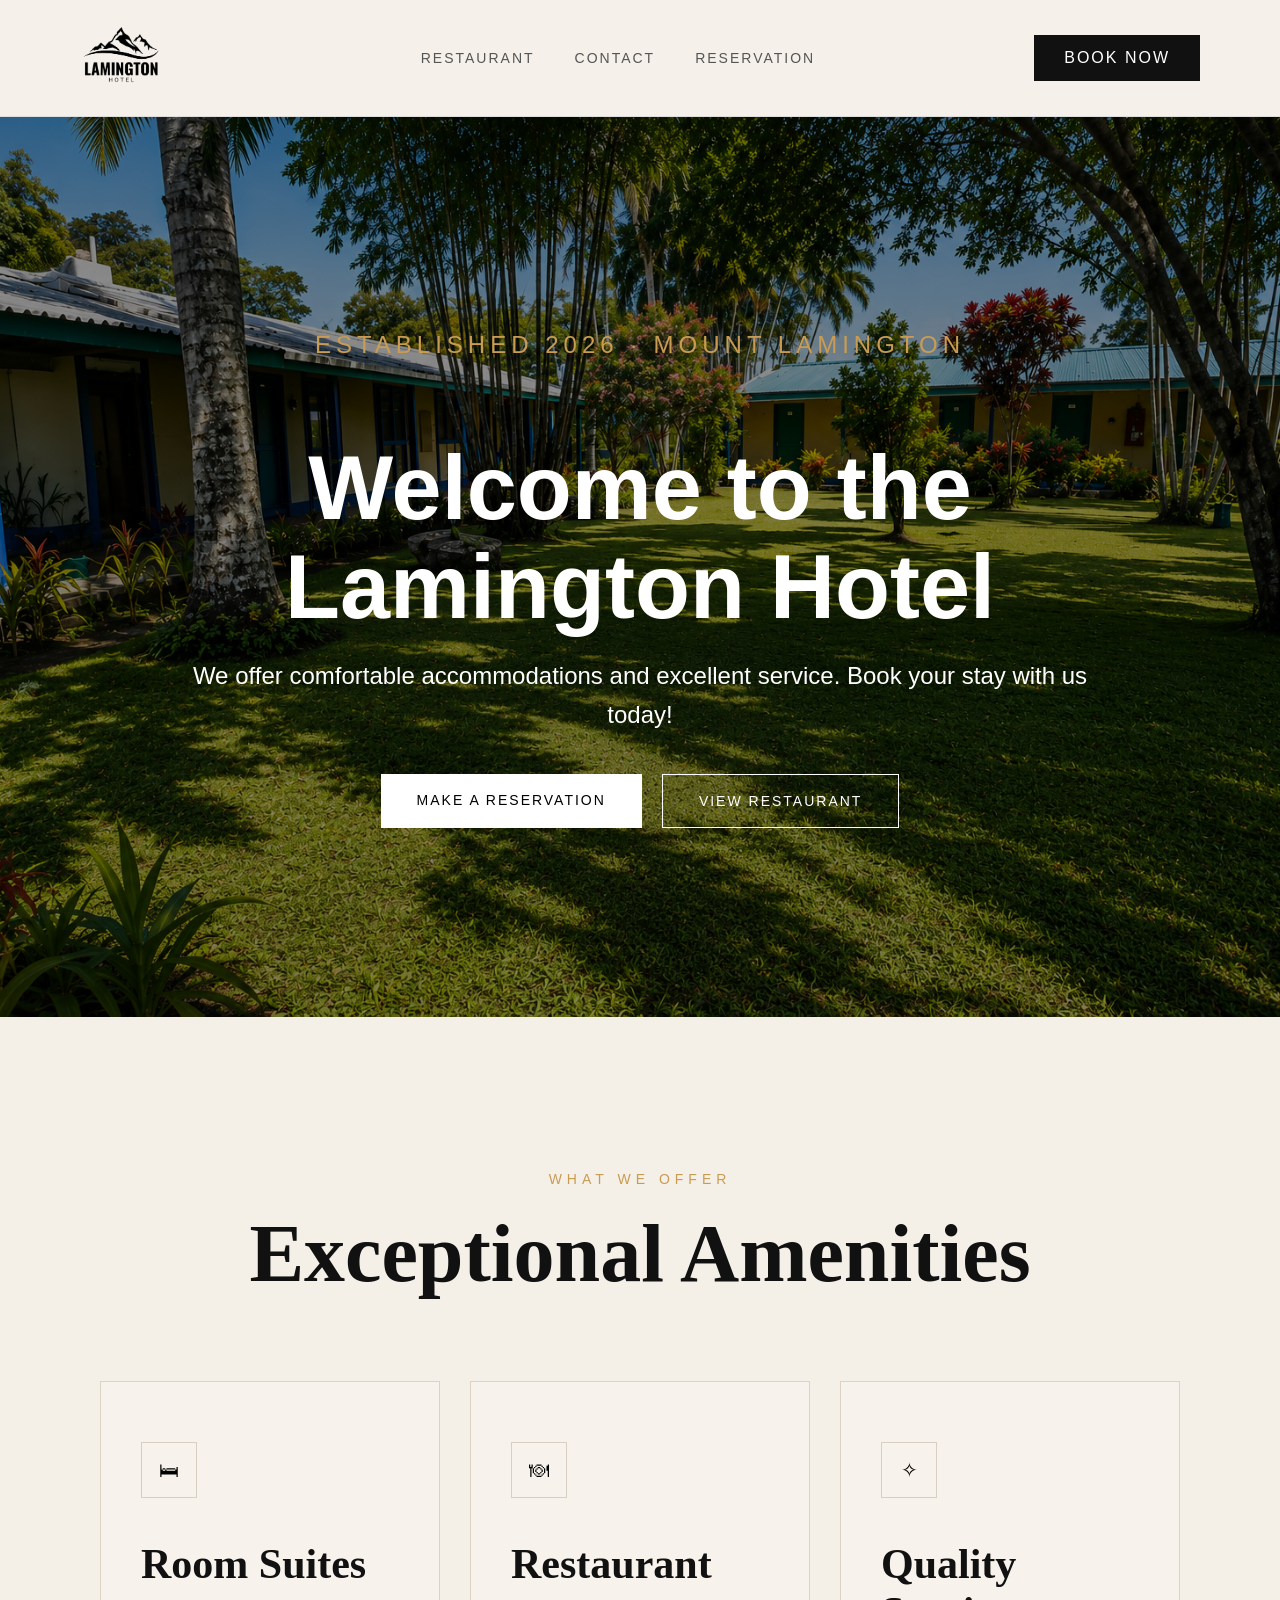
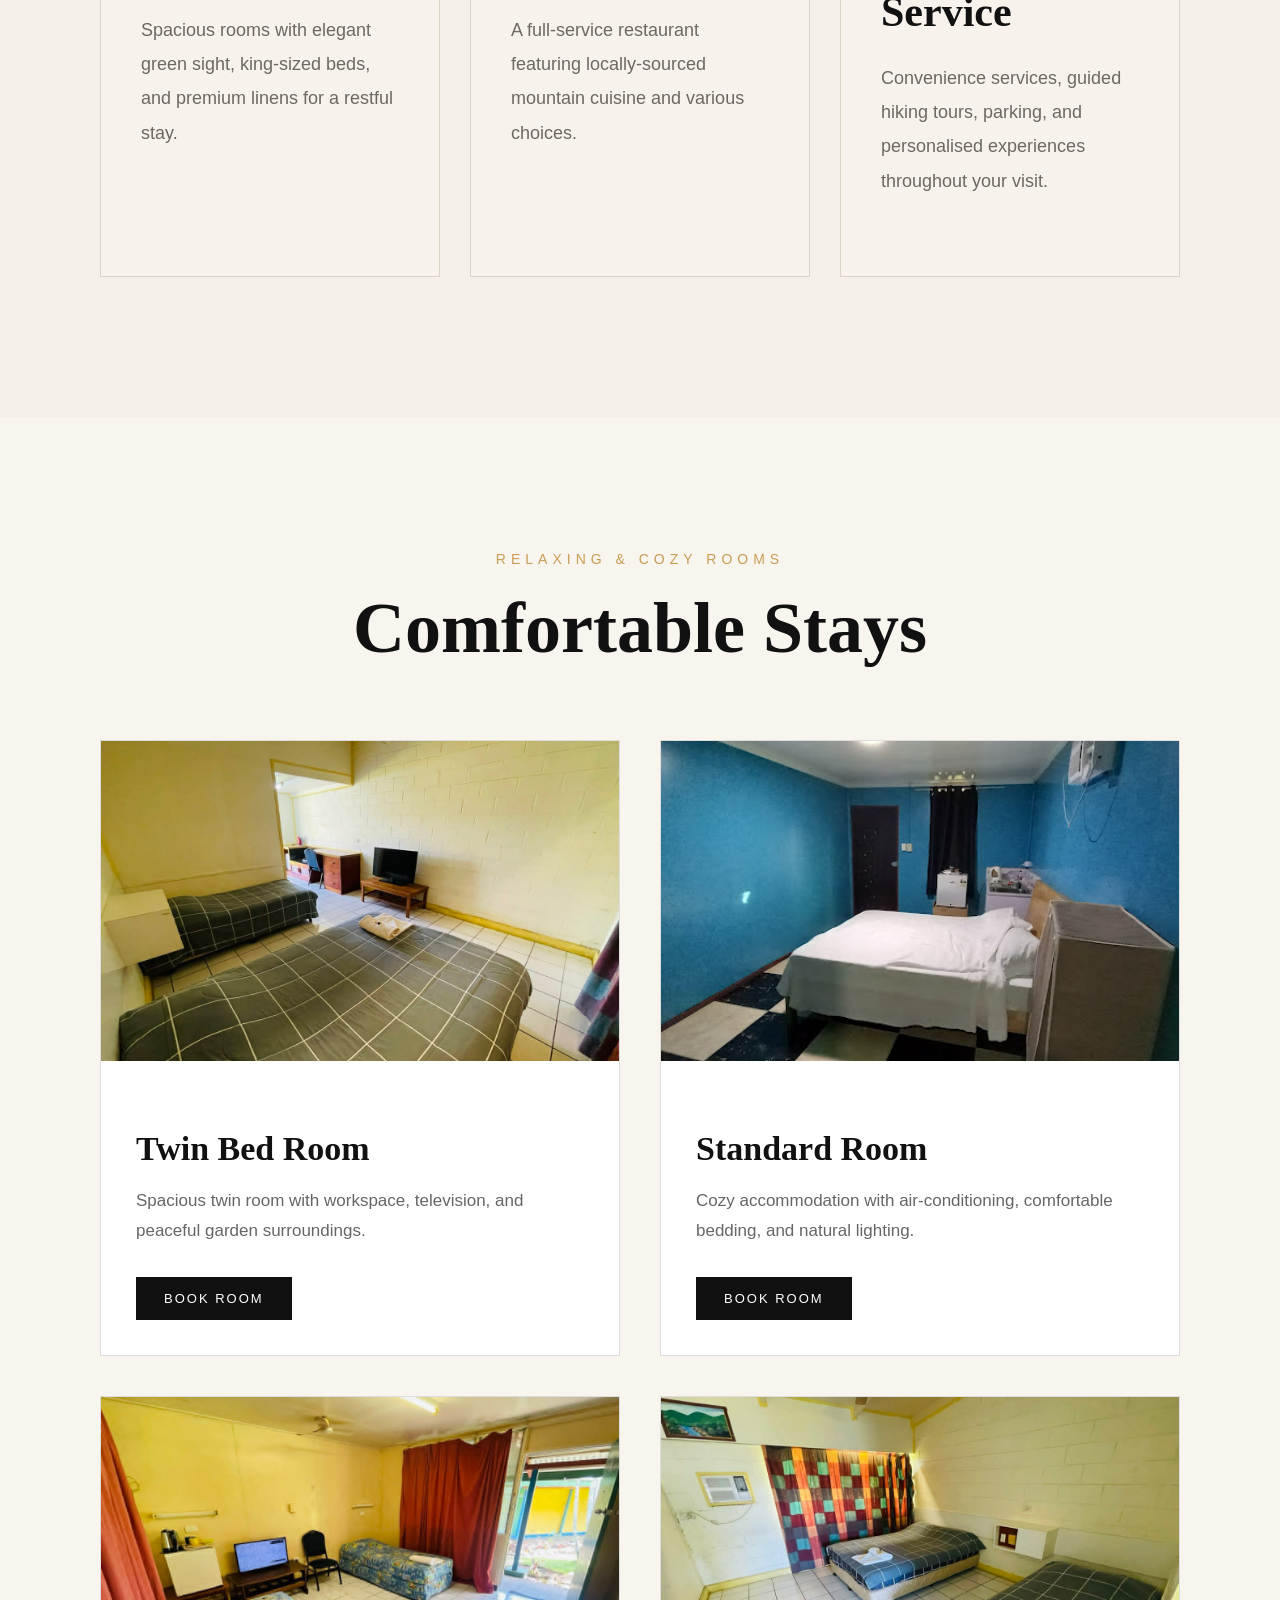
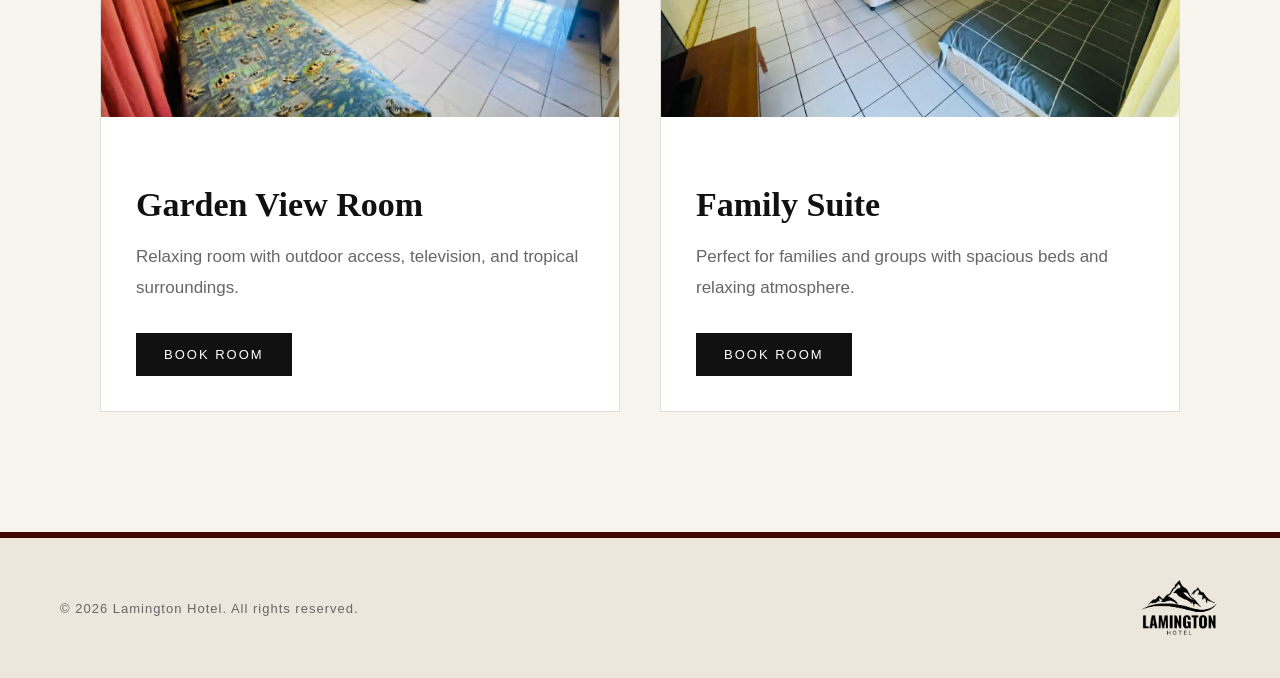
<file: index.html>
<!DOCTYPE html>
<html lang="en">
<head>
    <meta charset="UTF-8">
    <meta name="viewport" content="width=device-width, initial-scale=1.0">
    <link rel="icon" href="images/navlogo.png" type="image/png">
    <title>Lamington Hotel</title>
    <link rel="stylesheet" href="index.css">
</head>

<body>
<header class="navbar">

    <div class="logo">
        <a href="index.html" class="logo-link">
            <img src="images/LamingtonLogo.png" alt="Lamington Hotel Logo">
            </a> 
        </div>

    <nav>
        <ul class="nav-links">
            <li><a href="restaurant.html">Restaurant</a></li>
            <li><a href="contact.html">Contact</a></li>
            <li><a href="reservation.html">Reservation</a></li>
        </ul>
    </nav>

    <a href="reservation.html" class="book-now">Book Now</a>

</header>

<section class="hero">

    <div class="overlay"></div>

    <div class="hero-content">

        <p class="subtitle">
            ESTABLISHED 2026 · MOUNT LAMINGTON
        </p>

        <h1>
            Welcome to the<br>
            Lamington Hotel
        </h1>

        <p class="hero-text">
            We offer comfortable accommodations and excellent service.
            Book your stay with us today!
        </p>

        <div class="hero-buttons">

            <a href="reservation.html" class="primary-btn">
                Make a Reservation
            </a>

            <a href="restaurant.html" class="secondary-btn">
                View Restaurant
            </a>

        </div>

    </div>

</section>

<section class="amenities-section">

    <p class="section-subtitle">
        WHAT WE OFFER
    </p>

    <h2>
        Exceptional Amenities
    </h2>

    <div class="amenities-grid">

        <div class="amenity-card">

            <div class="amenity-icon">
                &#128719;
            </div>

            <h3>Room Suites</h3>

            <p>
                Spacious rooms with elegant green sight,
                king-sized beds, and premium linens for a restful stay.
            </p>

        </div>

        <div class="amenity-card">

            <div class="amenity-icon">
                &#127869;
            </div>

            <h3>Restaurant</h3>

            <p>
                A full-service restaurant featuring locally-sourced
                mountain cuisine and various choices.
            </p>

        </div>

        <div class="amenity-card">

            <div class="amenity-icon">
                &#10023;
            </div>

            <h3>Quality Service</h3>

            <p>
                Convenience services, guided hiking tours, parking,
                and personalised experiences throughout your visit.
            </p>

        </div>

    </div>

</section>

<section class="rooms-section">

    <p class="section-subtitle">Relaxing & Cozy Rooms</p>

    <h2>Comfortable Stays</h2>

    <div class="rooms-grid">

        <!-- ROOM 1 -->
        <div class="room-card">

            <img src="images/room1.jpg" alt="Twin Room">

            <div class="room-content">

                <h3>Twin Bed Room</h3>

                <p>
                    Spacious twin room with workspace,
                    television, and peaceful garden surroundings.
                </p>

                <a href="reservation.html" class="room-btn">
                    Book Room
                </a>

            </div>

        </div>

        <!-- ROOM 2 -->
        <div class="room-card">

            <img src="images/rooms.jpg" alt="Standard Room">

            <div class="room-content">

                <h3>Standard Room</h3>

                <p>
                    Cozy accommodation with air-conditioning,
                    comfortable bedding, and natural lighting.
                </p>

                <a href="reservation.html" class="room-btn">
                    Book Room
                </a>

            </div>

        </div>

        <!-- ROOM 3 -->
        <div class="room-card">

            <img src="images/room3.jpg" alt="Garden Room">

            <div class="room-content">

                <h3>Garden View Room</h3>

                <p>
                    Relaxing room with outdoor access,
                    television, and tropical surroundings.
                </p>

                <a href="reservation.html" class="room-btn">
                    Book Room
                </a>

            </div>

        </div>

        <!-- ROOM 4 -->
        <div class="room-card">

            <img src="images/room4.jpg" alt="Family Room">

            <div class="room-content">

                <h3>Family Suite</h3>

                <p>
                    Perfect for families and groups with
                    spacious beds and relaxing atmosphere.
                </p>

                <a href="reservation.html" class="room-btn">
                    Book Room
                </a>

            </div>

        </div>

    </div>

</section>

<footer class="footer">
    <p class="footer-copy">
        © 2026 Lamington Hotel. All rights reserved.
    </p>
    <div class="logo">
        <img src="images/LamingtonLogo.png" alt="Lamington Hotel Logo">
    </div>
</footer>

</body>
</html>
</file>
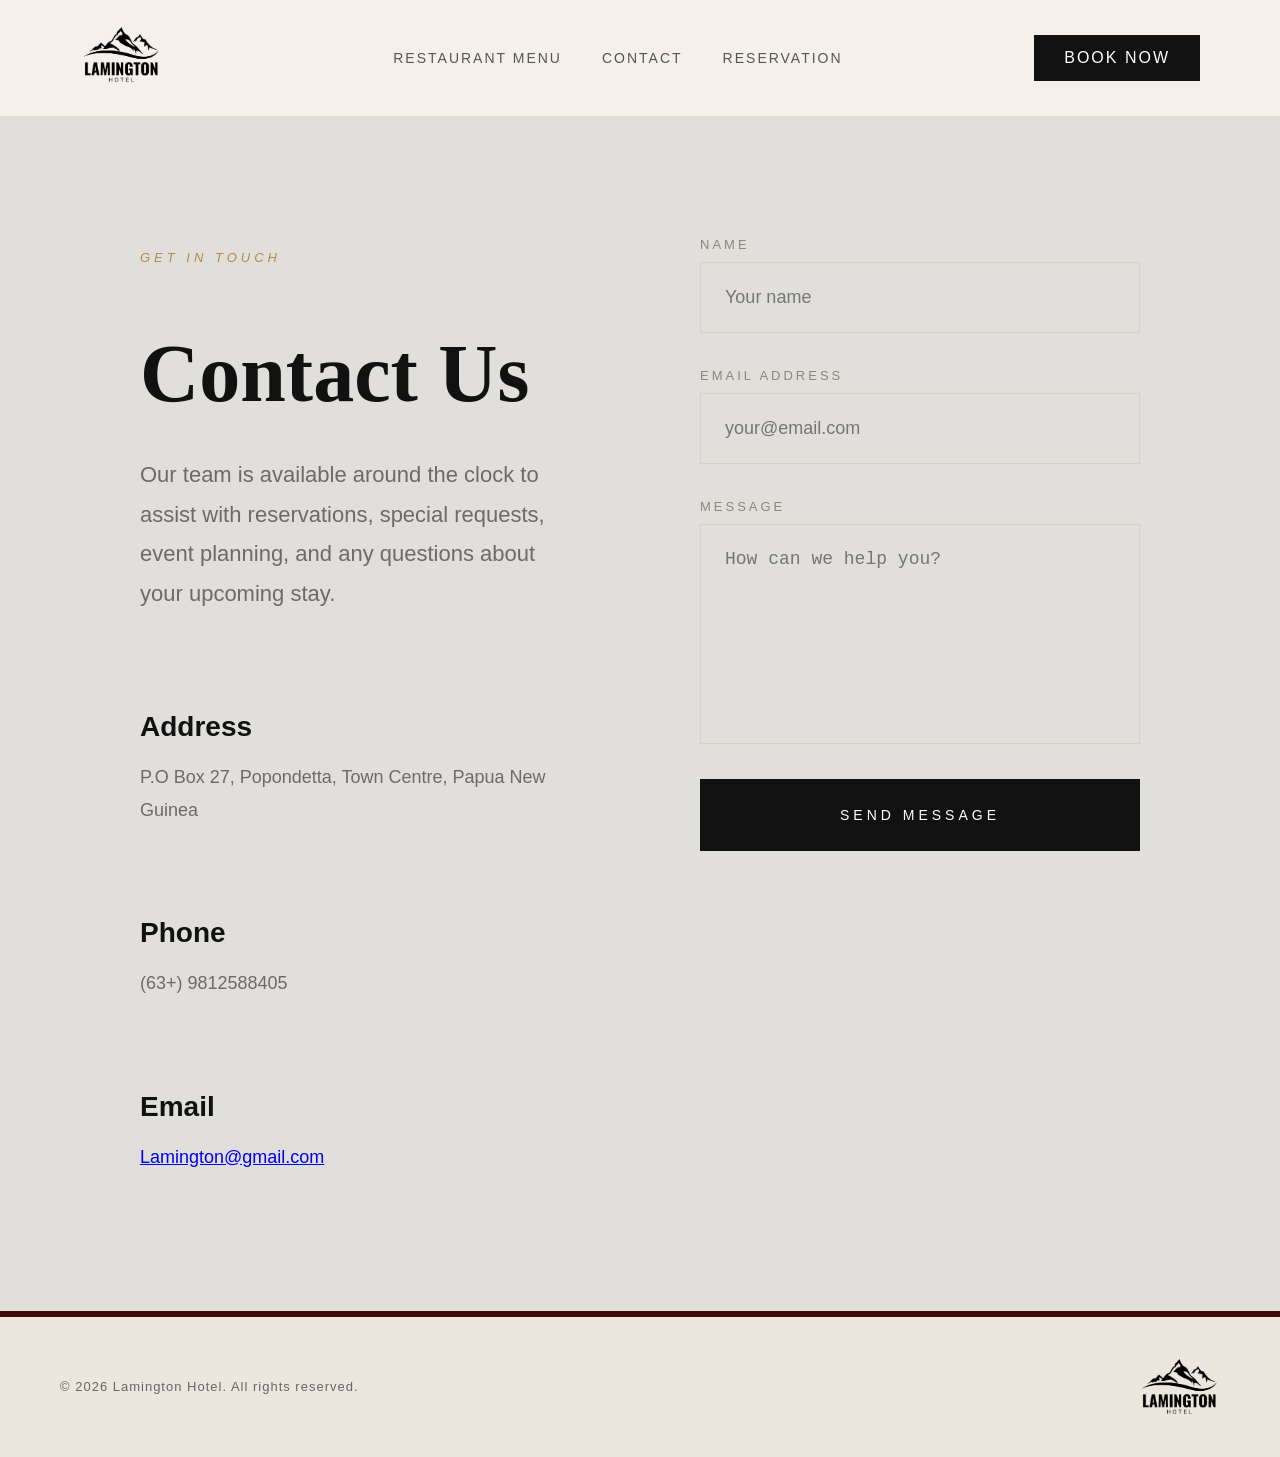
<file: contact.html>
<!DOCTYPE html>
<html lang="en">
<head>
    <meta charset="UTF-8">
    <meta name="viewport" content="width=device-width, initial-scale=1.0">
    <title>Contact Us | Lamington Hotel</title>

<link rel="icon" href="images/navlogo.png" type="image/png">
 <link rel="stylesheet" href="index.css">
  <link rel="stylesheet" href="contact.css">
</head>

<body>

    <header class="navbar">

        <div class="logo">
            <a href="index.html" class="logo-link">
            <img src="images/LamingtonLogo.png" alt="Lamington Hotel Logo">
            </a> 
        </div>

        <nav>
            <ul class="nav-links">
                <li><a href="restaurant.html">Restaurant Menu</a></li>
                <li><a href="contact.html">Contact</a></li>
                <li><a href="reservation.html">Reservation</a></li>
            </ul>
        </nav>

        <a href="reservation.html" class="book-now">
            Book Now
        </a>

    </header>

    <section class="contact-section">

        <div class="contact-left">

            <p class="section-subtitle"> <i>GET IN TOUCH</i> </p>

            <h1>Contact Us </h1>

            <p class="contact-description">
                Our team is available around the clock to assist
                with reservations, special requests, event planning,
                and any questions about your upcoming stay.
            </p>

            <div class="contact-info">

                <div class="info-box">

                    <h3>Address</h3>

                    <p>
                        P.O Box 27, Popondetta, Town Centre, Papua New Guinea
                    </p>

                </div>

                <div class="info-box">

                    <h3>Phone</h3>

                    <p>
                        (63+) 9812588405
                    </p>

                </div>

                <div class="info-box">

                    <h3>Email</h3>

                    <p>
                        <a href="mailto: jaredpilapil25@gmail.com">Lamington@gmail.com</a>
                    </p>

                </div>

            </div>

        </div>


        <div class="contact-right">

            <form class="contact-form" id="contactForm">

                <div class="form-group">

                    <label>Name</label>

                    <input 
                        type="text" 
                        placeholder="Your name"
                    >

                </div>

                <div class="form-group">

                    <label>Email Address</label>

                    <input 
                        type="email" 
                        placeholder="your@email.com"
                    >

                </div>

                <div class="form-group">

                    <label>Message</label>

                    <textarea 
                        placeholder="How can we help you?"
                    ></textarea>

                </div>

                <button type="submit"> Send Message </button>

            </form>

        </div>

    </section>

    <footer class="footer">

        <p class="footer-copy">
            © 2026 Lamington Hotel. All rights reserved.
        </p>

        <div class="logo">
            <img src="images/LamingtonLogo.png" alt="Lamington Hotel Logo">
        </div>

    </footer>

    <script src="script.js"></script>
</body>
</html>
</file>
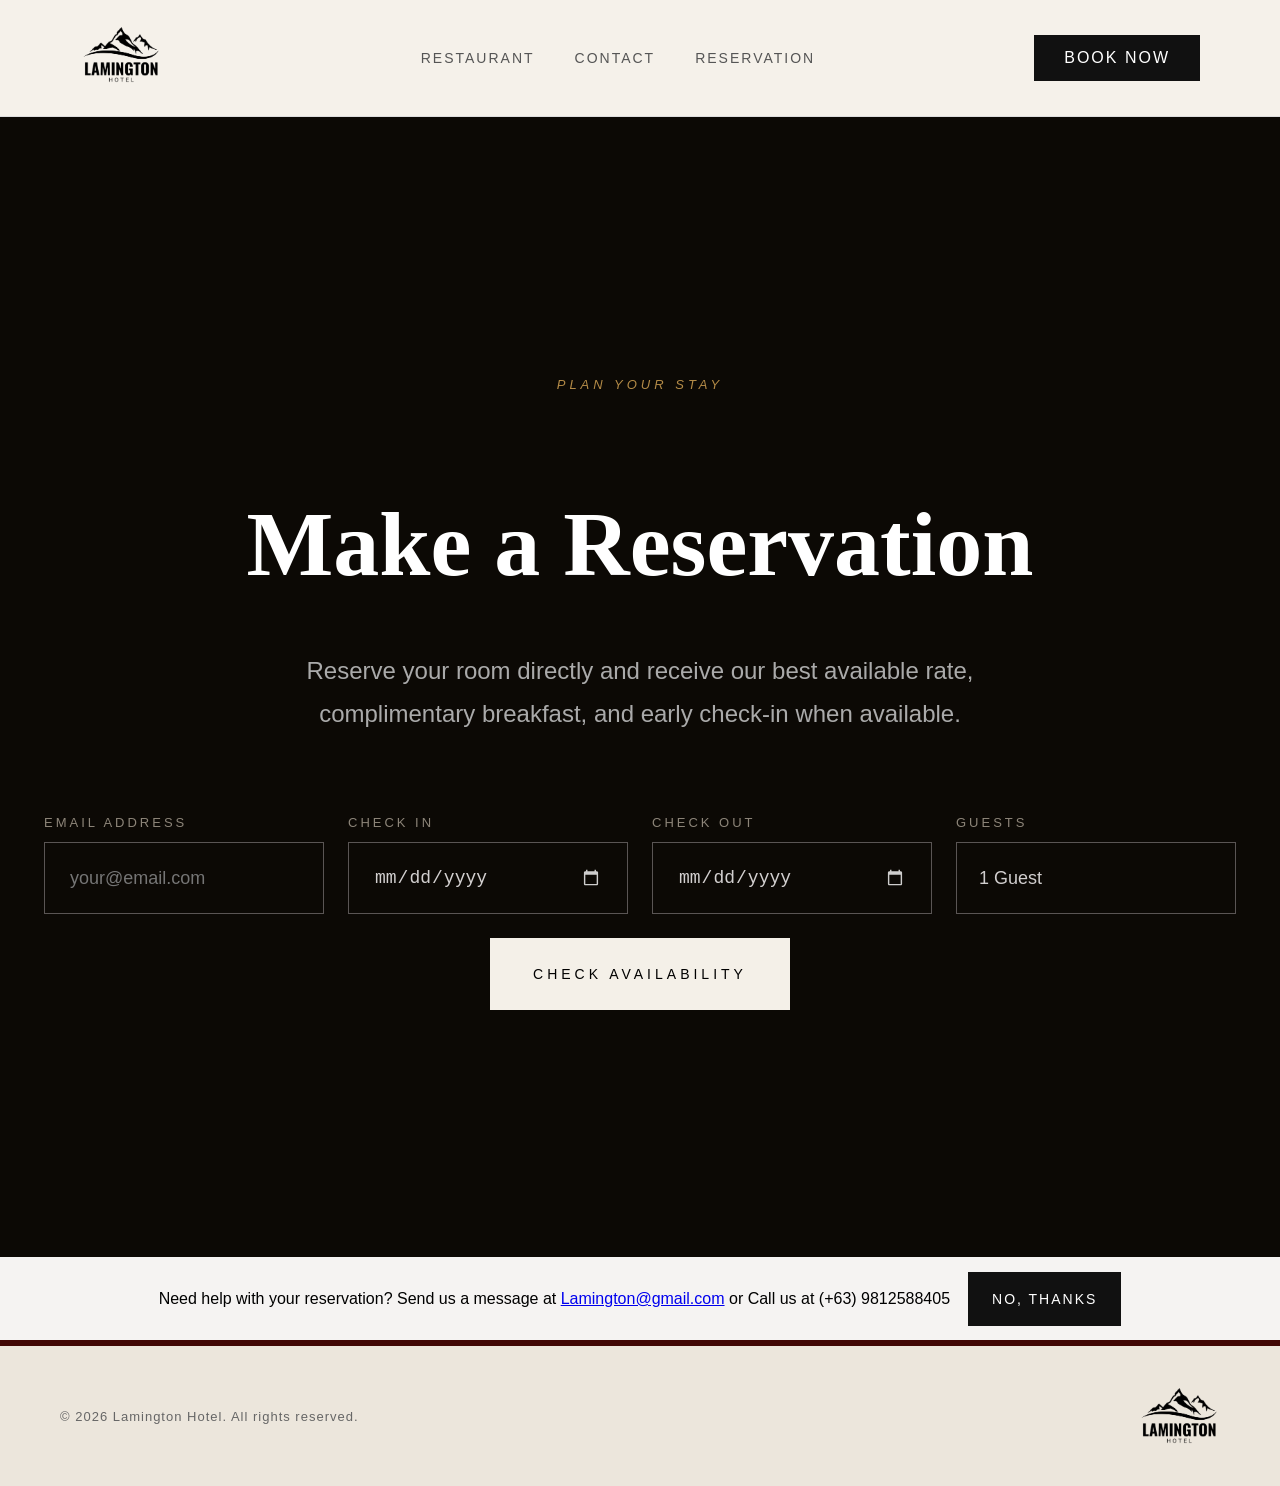
<file: reservation.html>
<!DOCTYPE html>
<html lang="en">
<head>
    <meta charset="UTF-8">
    <meta name="viewport" content="width=device-width, initial-scale=1.0">
    <title>Reservation - Lamington Hotel</title>
    <link rel="icon" href="images/navlogo.png" type="image/png">
    <!-- <script src="script.js"></script> -->
    <link rel="stylesheet" href="index.css">
    <link rel="stylesheet" href="reservation.css">

</head>
<body>

<header class="navbar">

    <div class="logo">
        <a href="index.html" class="logo-link">
            <img src="images/LamingtonLogo.png" alt="Lamington Hotel Logo">
            </a> 
        </div>

    <nav>
        <ul class="nav-links">
            <li><a href="restaurant.html">Restaurant</a></li>
            <li><a href="contact.html">Contact</a></li>
            <li><a href="reservation.html">Reservation</a></li>
        </ul>
    </nav>

    <a href="reservation.html" class="book-now">Book Now</a>

</header>



<section class="reservation-section">

    <p class="section-subtitle"><i>PLAN YOUR STAY</i></p>

    <h1>Make a Reservation</h1>

    <p class="reservation-description">
        Reserve your room directly and receive our best available rate,
        complimentary breakfast, and early check-in when available.
    </p>
    

    <form class="reservation-form">

        <div class="form-group">

    <label>Email Address</label>

    <input 
        type="email"
        id="reservationEmail"
        placeholder="your@email.com"
        required>

</div>

    <div class="form-group">
        <label>Check In</label>
        <input type="date" id="checkIn">

</div>

<div class="form-group">
        <label>Check Out</label>
        <input type="date" id="checkOut">

</div>

        <div class="form-group">
            <label>Guests</label>

            <div class="option-design">
                <select id="guestCount">
                    <option>1 Guest</option>
                    <option>2 Guests</option>
                    <option>3 Guests</option>
                    <option>4 Guests</option>
                <select id="guestCount">
            </div>
        </div>

        <button type="submit">Check Availability</button>

    </form>

</section>

<section class="reservation-info-section" id="reservationBanner">

    <p> Need help with your reservation? Send us a message at <a href="mailto: jaredpilapil25@gmail.com">Lamington@gmail.com</a> or Call us at (+63) 9812588405  </p>
    
    <button class="agree-btn" onclick="acceptTerms()"> No, Thanks </button>

</section>

<footer class="footer">

        <p class="footer-copy">
            © 2026 Lamington Hotel. All rights reserved.
        </p>

        <div class="logo">
            <img src="images/LamingtonLogo.png" alt="Lamington Hotel Logo">
        </div>

    </footer>

<script src="script.js"></script>

</body>
</body>
</html>
</file>
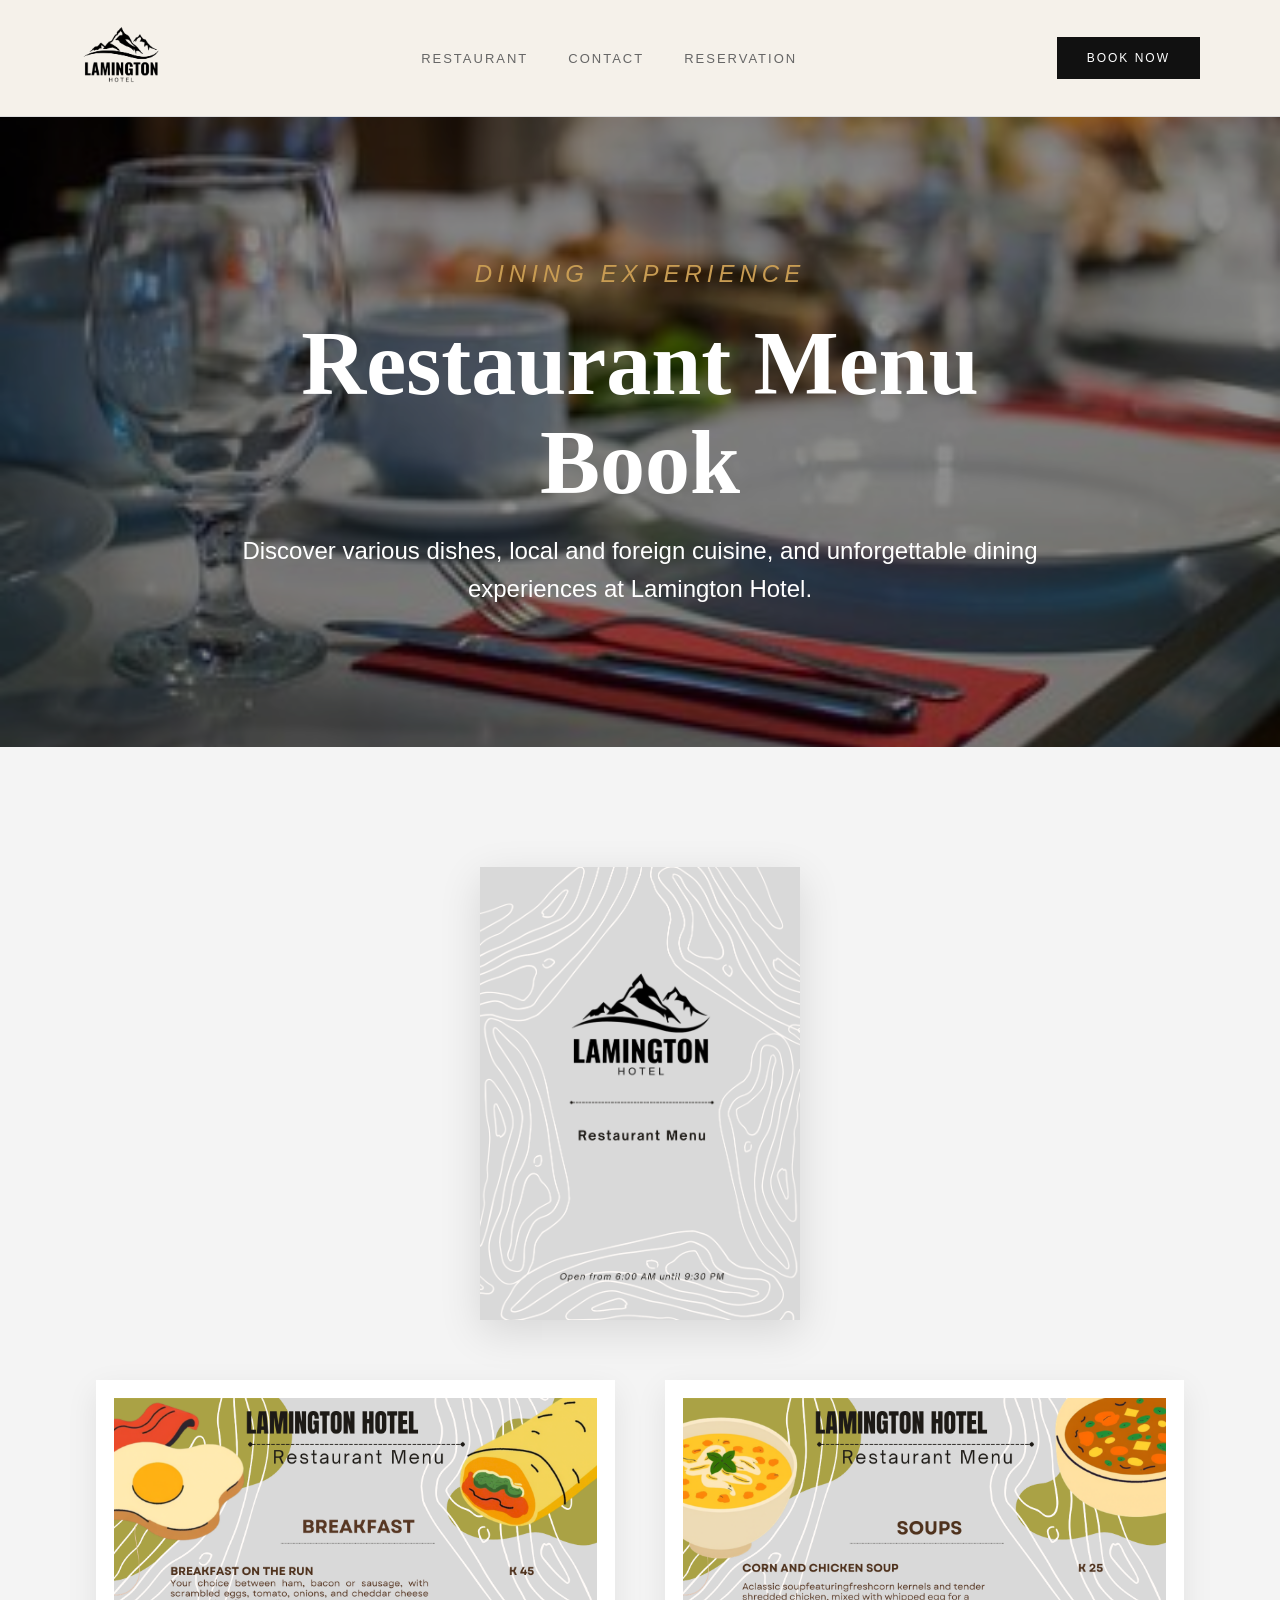
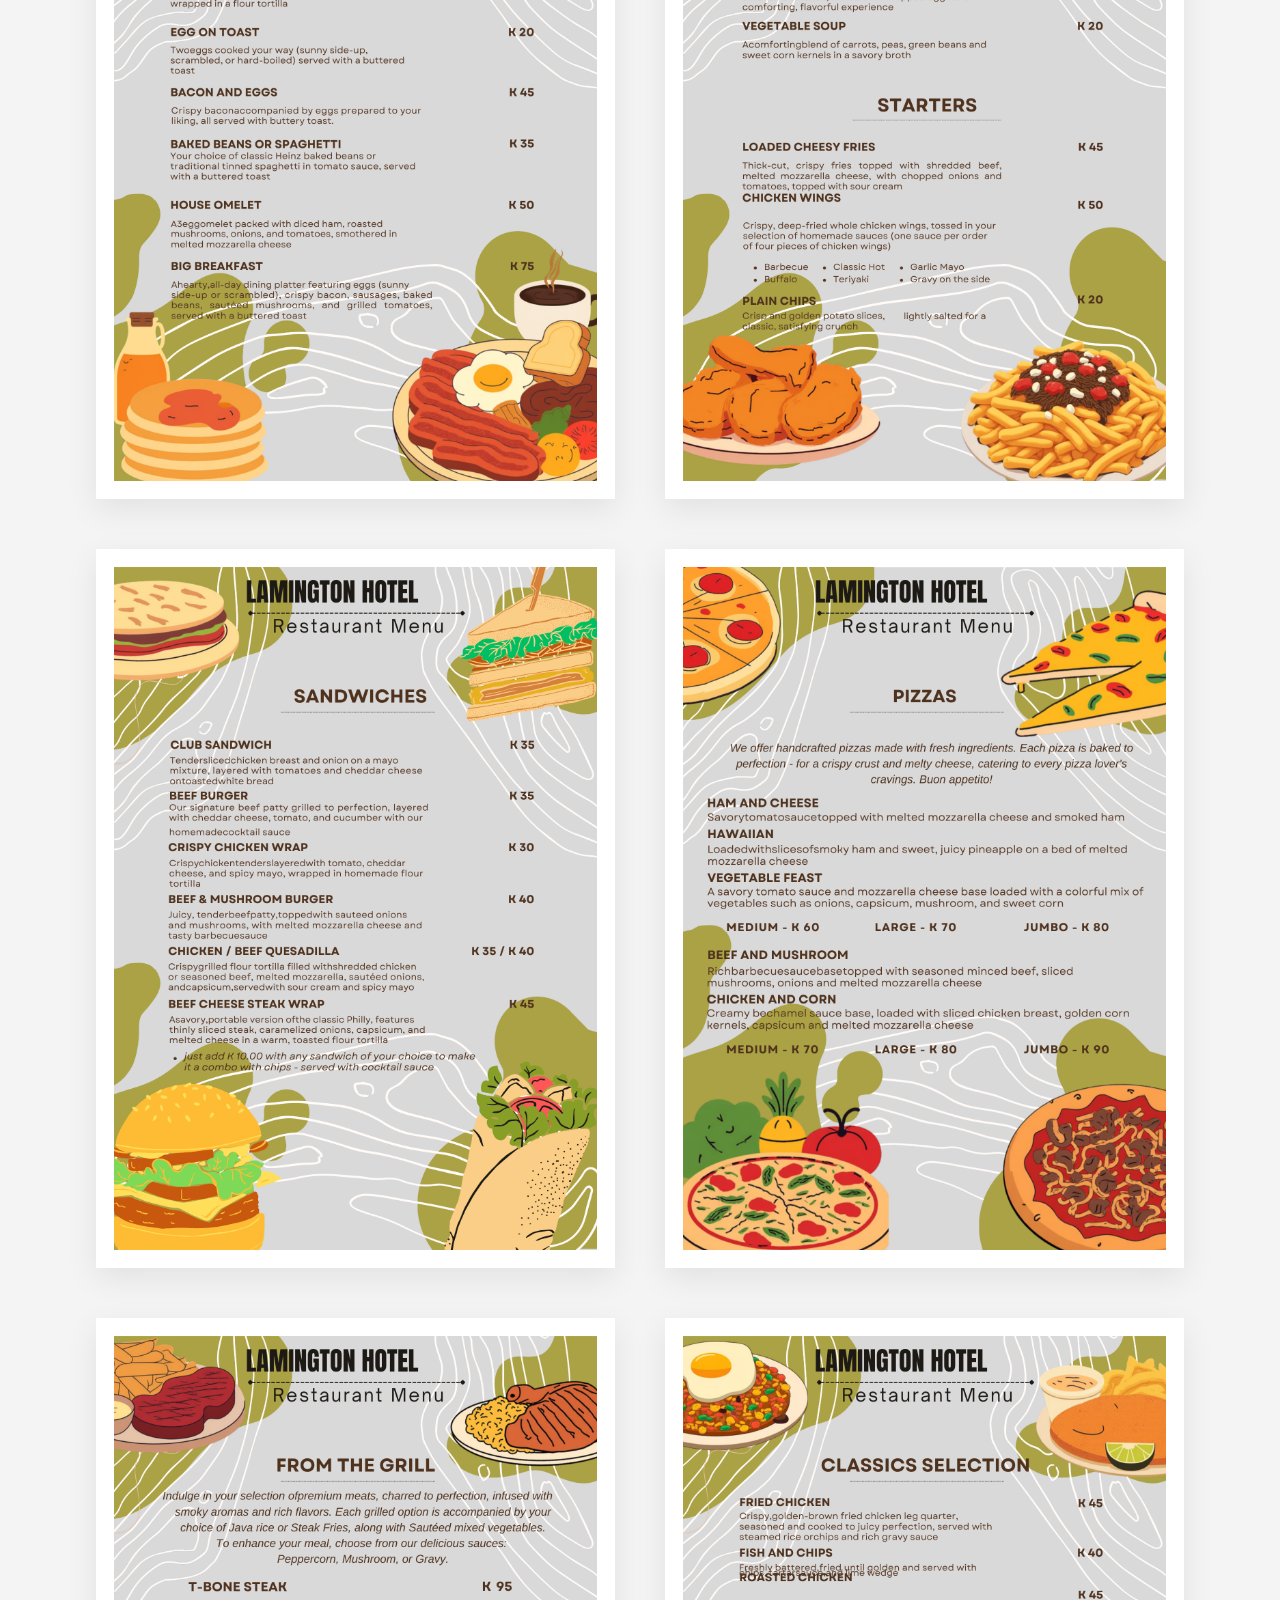
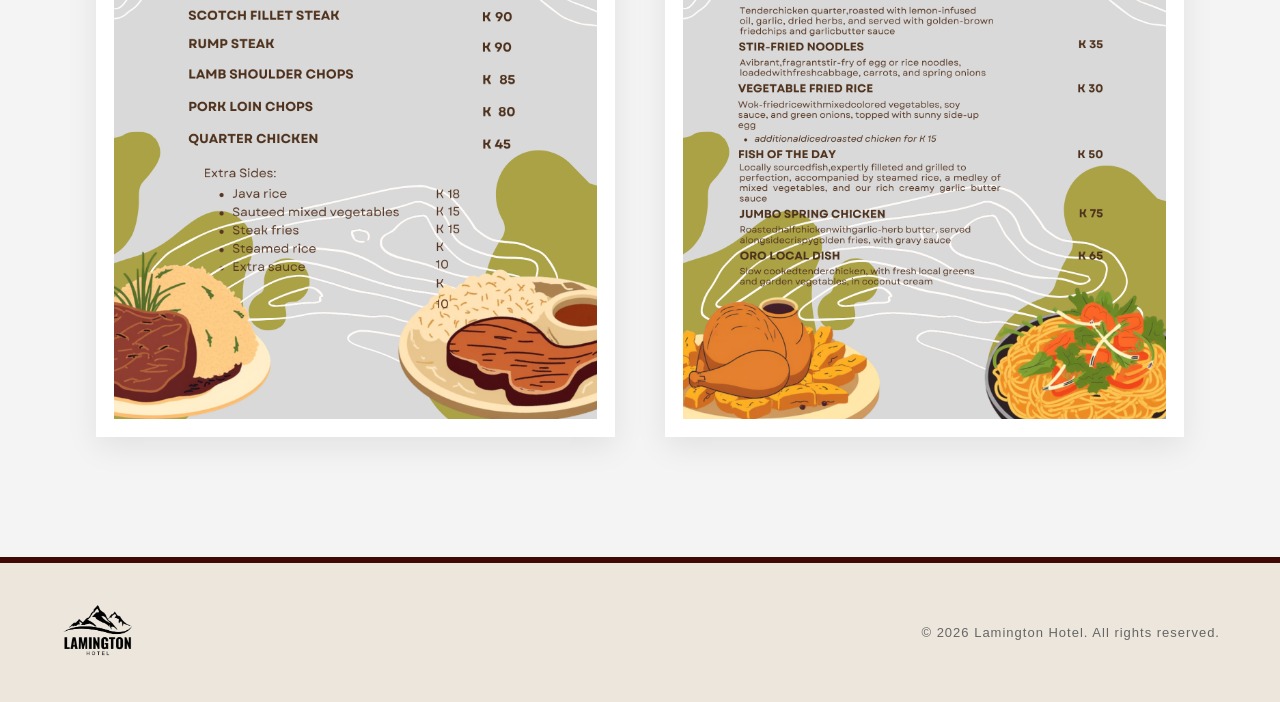
<file: restaurant.html>
<!DOCTYPE html>
<html lang="en">

<head>

    <meta charset="UTF-8">
    <meta name="viewport" content="width=device-width, initial-scale=1.0">
    <title>Lamington Hotel Restaurant</title>

    <link rel="stylesheet" href="restaurant.css">
    <link rel="stylesheet" href="index.css">

</head>

<body>

    <header class="navbar">

        <div class="logo">
            <a href="index.html" class="logo-link">
            <img src="images/LamingtonLogo.png" alt="Lamington Hotel Logo">
            </a> 
        </div>

        <nav>

            <ul class="nav-links">
                <li><a href="restaurant.html">Restaurant</a></li>
                <li><a href="contact.html">Contact</a></li>
                <li><a href="reservation.html">Reservation</a></li>
            </ul>

        </nav>

        <a href="reservation.html" class="book-now">Book Now</a>

    </header>

    <section class="restaurant-hero">

        <div class="hero-overlay"></div>

        <div class="hero-content">

            <p class="subtitle"> <i>Dining Experience</i></p>

            <h1>Restaurant Menu Book</h1>

            <p class="hero-text">
                Discover various dishes, local and foreign cuisine,
                and unforgettable dining experiences at Lamington Hotel.
            </p>

        </div>

    </section>

    <section class="menu-cover">

       <img src="images/1.png" alt="Restaurant Menu Cover"
     onmouseover="this.src='images/qr.jpg'"
     onmouseout="this.src='images/1.png'">

    </section>


    <section class="menu-gallery">

        <div class="menu-card">
            <img src="images/2.png" alt="Breakfast Menu">
        </div>

        <div class="menu-card">
            <img src="images/3.png" alt="Soup Menu">
        </div>

        <div class="menu-card">
            <img src="images/4.png" alt="Sandwich Menu">
        </div>

        <div class="menu-card">
            <img src="images/5.png" alt="Pizza Menu">
        </div>

        <div class="menu-card">
            <img src="images/6.png" alt="Grill Menu">
        </div>

        <div class="menu-card">
            <img src="images/7.png" alt="Classic Menu">
        </div>

    </section>


    <footer class="footer">
        <div class="footer-logo">

            <img src="images/LamingtonLogo.png" alt="Lamington Hotel Logo">

        </div>

        <p class="footer-copy">
            © 2026 Lamington Hotel. All rights reserved.
        </p>
    </footer>

</body>

</html>
</file>
<file: index.css>
body {
    font-family: Arial, sans-serif;
    margin: 0;
    padding: 0;
    background-color: #f4f4f4;
}

.navbar {
    display: flex;
    justify-content: space-between;
    align-items: center;
    padding: 25px 80px;
    background: #f5f1ea;
    border-bottom: 1px solid #ddd;
}

.logo {
    font-size: 24px;
    font-weight: bold;
}

.logo-link {
    display: inline-block;
    cursor: pointer;
    position: relative;
    z-index: 1001;
}

.logo img {
    height: 60px;
    display: block;
}

nav ul {
    display: flex;
    list-style: none;
}

nav a {
    text-decoration: none;
    color: #555;
    letter-spacing: 2px;
    text-transform: uppercase;
    font-size: 14px;
}

.btn {
    padding: 10px 20px;
    background-color: #333;
    color: #fff;
    border: none;
    cursor: pointer;
    transition: background-color 0.3s ease;
}

.hero {
    position: relative;
    height: 100vh;
    background: url('images/Heropic.png') no-repeat center center/cover;
    display: flex;
    justify-content: center;
    align-items: center;
    text-align: center;
}

.overlay {
    position: absolute;
    inset: 0;
    background-color: rgba(0, 0, 0, 0.45);
    pointer-events: none;
}

.hero-content {
    position: relative;
    z-index: 2;
    color: white;
    max-width: 900px;
    text-align: center;
    padding: 20px;
}

.hero-content p {
    font-size: 22px;
    margin: 20px 0;
    line-height: 1.7;
}

.hero-content h1 {
    font-size: 90px;
    margin-bottom: 20px;
    line-height: 1.1;
    color: white;
}

.hero-content p {
    font-size: 24px;
    margin: 20px 0;
    line-height: 1.6;
}

.subtitle,
.section-subtitle {
    letter-spacing: 5px;
    text-transform: uppercase;
    color: #c89c53;
    font-size: 14px;
}

.hero-buttons {
    display: flex;
    gap: 20px;
    justify-content: center;
    margin-top: 40px;
}

.primary-btn {
    background: white;
    color: black;
}

.secondary-btn {
    border: 1px solid white;
    color: white;
}

.primary-btn,
.secondary-btn {
    text-decoration: none;
    padding: 18px 36px;
    text-transform: uppercase;
    letter-spacing: 2px;
    font-size: 14px;
}


.nav-links {
    gap: 40px;
}

.book-now {
    background: #111;
    color: white;
    padding: 14px 30px;
    text-decoration: none;
    text-transform: uppercase;
    letter-spacing: 2px;
}

.logo img {
    height: 60px;
}

.overlay {
    position: absolute;
    inset: 0;
    background: rgba(0,0,0,0.45);
}

.hero-text {
    font-size: 22px;
    line-height: 1.7;
    margin-top: 20px;
}

.amenities-section {

    background: #f4f0e8;

    padding: 140px 100px;

    text-align: center;
}

.amenities-section h2 {

    font-size: 82px;

    font-family: serif;

    margin-top: 20px;

    margin-bottom: 80px;

    color: #111;
}

.amenities-grid {

    display: grid;

    grid-template-columns: repeat(3, 1fr);

    gap: 30px;
}

.amenity-card {

    background: #f7f3ec;

    border: 1px solid #ddd3c4;

    padding: 60px 40px;

    text-align: left;

    transition: 0.3s;
}

.amenity-card:hover {

    transform: translateY(-6px);
}

.amenity-icon {

    width: 54px;
    height: 54px;

    border: 1px solid #d7cfc2;

    display: flex;

    align-items: center;

    justify-content: center;

    margin-bottom: 35px;

    font-size: 20px;
}

.amenity-card h3 {

    font-size: 42px;

    font-family: serif;

    margin-bottom: 25px;

    color: #111;
}

.amenity-card p {

    color: #6d6861;

    line-height: 1.9;

    font-size: 18px;
}

/* ROOMS SECTION */

.rooms-section {

    background: #f8f5ef;

    padding: 120px 100px;

    text-align: center;
}

.rooms-section h2 {

    font-size: 72px;

    font-family: serif;

    color: #111;

    margin-top: 20px;

    margin-bottom: 70px;
}

.rooms-grid {

    display: grid;

    grid-template-columns: repeat(2, 1fr);

    gap: 40px;
}

.room-card {

    background: white;

    overflow: hidden;

    border: 1px solid #ddd;

    transition: 0.3s ease;

    text-align: left;
}

.room-card:hover {

    transform: translateY(-8px);

    box-shadow: 0 15px 35px rgba(0,0,0,0.08);
}

.room-card img {

    width: 100%;

    height: 320px;

    object-fit: cover;

    display: block;
}

.room-content {

    padding: 35px;
}

.room-content h3 {

    font-size: 34px;

    font-family: serif;

    margin-bottom: 18px;

    color: #111;
}

.room-content p {

    color: #666;

    line-height: 1.8;

    margin-bottom: 30px;

    font-size: 17px;
}

.room-btn {

    display: inline-block;

    background: #111;

    color: white;

    padding: 14px 28px;

    text-decoration: none;

    text-transform: uppercase;

    letter-spacing: 2px;

    font-size: 13px;

    transition: 0.3s ease;
}

.room-btn:hover {

    background: #c89c53;

    color: #111;
}


@media(max-width: 900px) {

    .rooms-section {

        padding: 80px 25px;
    }

    .rooms-section h2 {

        font-size: 48px;
    }

    .rooms-grid {

        grid-template-columns: 1fr;
    }

    .room-card img {

        height: 260px;
    }
}

.footer {
    background: #ece6dc;
    padding: 40px 60px;
    display: flex;
    justify-content: space-between;
    align-items: center;
    flex-wrap: wrap;
    gap: 20px;
    border-top: 6px solid #420805;
}

.footer-copy {
    color: #666;
    font-size: 13px;
    letter-spacing: 1px;
    margin: 0;
}



@media(max-width: 900px) {

    .navbar {
        top: 0;
        position: absolute;
        flex-direction: column;
        align-items: center;
        justify-content: center;
        gap: 20px;
        padding: 20px;
    }

    .sticky-wrapper {
        height: 600px;

    }

    nav ul {
        flex-direction: column;
        align-items: center;
        justify-content: center;
        gap: 18px;
        padding: 0;
        margin: 0;
    }

    .nav-links {

        display: flex;
    }

    .book-now {

        margin-top: 10px;
    }

    .logo img {

        height: 55px;
    }

    .hero-content h1 {

        font-size: 52px;
    }

    .hero-buttons {

        flex-direction: column;
    }

    .amenities-section {

        padding: 90px 30px;
    }

    .amenities-section h2 {

        font-size: 52px;
    }

    .amenities-grid {

        grid-template-columns: 1fr;
    }
}
</file>
<file: contact.css>
.contact-section {
    background: #e0dfdb;
    min-height: 100vh;

    display: grid;
    grid-template-columns: 1fr 1fr;

    gap: 120px;

    padding: 120px 140px;

    align-items: start;
}

.logo-link {
    display: inline-block;
    cursor: pointer;
    position: relative;
    z-index: 1001;
}

.logo img {
    height: 60px;
    display: block;
}

.logo {
    font-size: 24px;
    font-weight: bold;
}


.contact-left {
    max-width: 520px;
}

.section-subtitle {
    color: #b48b47;
    letter-spacing: 4px;
    font-size: 13px;
    text-transform: uppercase;
    margin-bottom: 30px;
}

.contact-left h1 {
    font-size: 82px;
    line-height: 1;
    margin-bottom: 40px;

    font-family: serif;
    color: #111;
}

.contact-description {
    font-size: 22px;
    line-height: 1.8;
    color: #6e6a66;

    margin-bottom: 70px;
}

.contact-info {
    display: flex;
    flex-direction: column;
    gap: 45px;
}

.info-box h3 {
    font-size: 28px;
    margin-bottom: 12px;
    color: #111;
}

.info-box p {
    color: #6e6a66;
    line-height: 1.8;
    font-size: 18px;
}

.contact-right {
    width: 100%;
}

.contact-form {
    display: flex;
    flex-direction: column;
    gap: 35px;
}

.contact-form label {
    font-size: 13px;
    letter-spacing: 3px;
    text-transform: uppercase;
    color: #8f8578;
    margin-bottom: 10px;
}

.form-group {
    display: flex;
    flex-direction: column;
}


.contact-form input,
.contact-form textarea {

    width: 100%;

    padding: 24px;

    border: 1px solid #d8d0c4;

    background: transparent;

    font-size: 18px;

    box-sizing: border-box;
}

.contact-form textarea {
    height: 220px;
    resize: none;
}

.contact-form button {
    height: 72px;
    background: #111;
    color: white;
    border: none;
    text-transform: uppercase;
    letter-spacing: 4px;
    font-size: 14px;
    cursor: pointer;
    transition: 0.3s;
}

.footer {
    background: #ece6dc;
    padding: 40px 60px;
    display: flex;
    justify-content: space-between;
    align-items: center;
    flex-wrap: wrap;
    gap: 20px;
    border-top: 6px solid #420805;
}

.footer-copy {
    color: #666;
    font-size: 13px;
    letter-spacing: 1px;
    margin: 0;
}

.contact-form button:hover {
    background: #2d2d2d;
}

@media(max-width: 1000px) {

    .contact-section {
        grid-template-columns: 1fr;
        padding: 80px 30px;
        gap: 70px;
    }

    .contact-left h1 {
        font-size: 52px;
    }
}
</file>
<file: reservation.css>
.reservation-section {
    background: #0c0905;
    color: white;
    min-height: 100vh;
    display: flex;
    flex-direction: column;
    justify-content: center;
    align-items: center;
    text-align: center;
    padding: 120px 40px;
}

.logo {
    font-size: 24px;
    font-weight: bold;
}

.logo-link {
    display: inline-block;
    cursor: pointer;
    position: relative;
    z-index: 1001;
}

.logo img {
    height: 60px;
    display: block;
}

.reservation-section .section-subtitle {
    color: #b48b47;
    letter-spacing: 4px;
    text-transform: uppercase;
    font-size: 13px;
    margin-bottom: 30px;
}

.reservation-section h1 {
    font-size: 92px;
    font-family: serif;
    margin-bottom: 35px;
    line-height: 1;
}

.reservation-description {
    max-width: 760px;
    font-size: 24px;
    line-height: 1.8;
    color: #aaa;
    margin-bottom: 80px;
}

.reservation-form {
    display: flex;
    gap: 24px;
    align-items: end;
    justify-content: center;
    flex-wrap: wrap;
}

.form-group {
    display: flex;
    flex-direction: column;
    text-align: left;
}

.form-group label {
    margin-bottom: 12px;
    font-size: 13px;
    letter-spacing: 3px;
    text-transform: uppercase;
    color: #8d8579;
}

.reservation-form input,
.reservation-form select {
    background-color:aliceblue;
    width: 280px;
    height: 72px;
    background: transparent;
    border: 1px solid rgba(139, 134, 134, 0.615);
    color: rgb(211, 208, 208);
    padding: 2px 25px;
    font-size: 18px;
    box-sizing: border-box;
}

.reservation-info-section {
    padding: 14px 24px;
    display: flex;
    justify-content: center;
    align-items: center;
    gap: 18px;
    background: #f5f3f2;
    border-top: 1px solid rgba(255,255,255,0.04);
}

.agree-btn {
    background: #111;
    color: white;
    border: 18px solid #111;
    text-transform: uppercase;
    letter-spacing: 2px;
    font-size: 14px;
    cursor: pointer;
    transition: 0.25s ease;
}

.option-design select {
    width: 280px;
    height: 72px;
    background: transparent;
    color: #d1cece;
    border: 1px solid rgba(139, 134, 134, 0.615);
    padding: 0 22px;
    font-size: 18px;
    appearance: none;
    outline: none;
    cursor: pointer;
}

select option {
    background: #111;
    color: rgb(237, 230, 230);
}

select option:hover {
    background: #c89c53;
    color: white;
}

input[type="date"]::-webkit-calendar-picker-indicator {

    filter:
        invert(1)
        brightness(100%)
        contrast(100%);

    opacity: 0.8;
}

.reservation-form button {
    width: 300px;
    height: 72px;
    background: #f4f0e8;
    color: black;
    border: none;
    letter-spacing: 4px;
    text-transform: uppercase;
    font-size: 14px;
    cursor: pointer;
    transition: 0.3s;
}

.reservation-form button:hover {
    background: white;
}

.direct-call {
    margin-top: 45px;
    color: #8f8f8f;
    font-size: 18px;
}

.footer {
    background: #ece6dc;
    padding: 40px 60px;
    display: flex;
    justify-content: space-between;
    align-items: center;
    flex-wrap: wrap;
    gap: 20px;
    border-top: 6px solid #420805;
}

.footer-copy {
    color: #666;
    font-size: 13px;
    letter-spacing: 1px;
    margin: 0;
}

.button {
    background: #111;
    color: white;
    border: none;
    text-transform: uppercase;
    letter-spacing: 4px;
    font-size: 14px;
    cursor: pointer;}

@media(max-width: 1000px) {
    .reservation-section h1 {
        font-size: 58px;
    }

    .reservation-description {
        font-size: 20px;
    }

    .reservation-form {
        flex-direction: column;
        align-items: stretch;
        width: 100%;
    }

    .reservation-form input,
    .reservation-form select,
    .reservation-form button {
        width: 100%;
    }
}
</file>
<file: restaurant.css>
body {
    margin: 0;
    font-family: Arial, sans-serif;
    background: #f4f0e8;
    color: #111;
}


.navbar {
    display: flex;
    justify-content: space-between;
    align-items: center;
    padding: 24px 80px;
    background: #f5f1ea;
    border-bottom: 1px solid #ddd;
    position: static;
    top: 0;
    z-index: 1000;
}

.logo img {
    height: 60px;
}

.logo-link {
    display: inline-block;
    cursor: pointer;
    position: relative;
    z-index: 1001;
}

.logo img {
    height: 60px;
    display: block;
}

.nav-links {
    display: flex;
    gap: 40px;
    list-style: none;
    padding: 0;
    margin: 0;
}

.nav-links a {
    text-decoration: none;
    color: #666;
    letter-spacing: 2px;
    text-transform: uppercase;
    font-size: 13px;
    transition: 0.3s;
}

.nav-links a:hover {
    color: #000;
}

.book-now {
    background: #111;
    color: white;
    text-decoration: none;
    padding: 14px 28px;
    text-transform: uppercase;
    letter-spacing: 2px;
    font-size: 12px;
    transition: 0.3s;
}

.book-now:hover {
    background: #333;
}


.restaurant-hero {
    position: relative;
    height: 70vh;
    background:
    url('images/tables.jpg')
    center center/cover no-repeat;
    display: flex;
    justify-content: center;
    align-items: center;
    text-align: center;
}

.hero-overlay {
    position: absolute;
    inset: 0;
    background: rgba(0,0,0,0.45);
    pointer-events: none;
}

.hero-content {
    position: relative;
    z-index: 2;
    color: white;
    max-width: 850px;
    padding: 20px;
}

.subtitle {
    letter-spacing: 5px;
    text-transform: uppercase;
    color: #d3a861;
    font-size: 13px;
    margin-bottom: 20px;
}

.hero-content h1 {
    font-size: 82px;
    margin: 0;
    font-family: serif;
}

.hero-text {
    margin-top: 25px;
    font-size: 20px;
    line-height: 1.8;
}


.menu-cover {
    display: flex;
    justify-content: center;
    padding: 120px 20px 60px;
}

.menu-cover img {
    width: 320px;
    box-shadow: 0 12px 40px rgba(0,0,0,0.12);
    transition: 0.9s ease;
}


.menu-gallery {
    width: 85%;
    margin: auto;
    display: grid;
    grid-template-columns: repeat(2, 1fr);
    gap: 50px;
    padding-bottom: 120px;
}

.menu-card {
    background: white;
    padding: 18px;
    box-shadow: 0 10px 30px rgba(0,0,0,0.08);
    transition: 0.3s ease;
}

.menu-card:hover {
    transform: translateY(-6px);
}

.menu-card img {
    width: 100%;
    display: block;
}


.footer {
    background: #ece6dc;
    padding: 50px 80px;
    border-top: 8px solid #420805;
    display: flex;
    justify-content: space-between;
    align-items: center;
}

.footer-logo img {
    height: 55px;
}

.footer-copy {
    color: #666;
    font-size: 13px;
    letter-spacing: 1px;
}


@media(max-width: 900px) {

    .navbar {
        flex-direction: column;
        gap: 20px;
        padding: 25px;
    }

    .nav-links {
        flex-direction: column;
        text-align: center;
    }

    .restaurant-hero {
        height: 60vh;
    }

    .hero-content h1 {
        font-size: 52px;
    }

    .hero-text {
        font-size: 18px;
    }

    .menu-gallery {
        grid-template-columns: 1fr;

        width: 92%;
    }

    .menu-cover img {
        width: 230px;
    }

    .footer {
        flex-direction: column;
        gap: 20px;
        text-align: center;
    }
}
</file>
